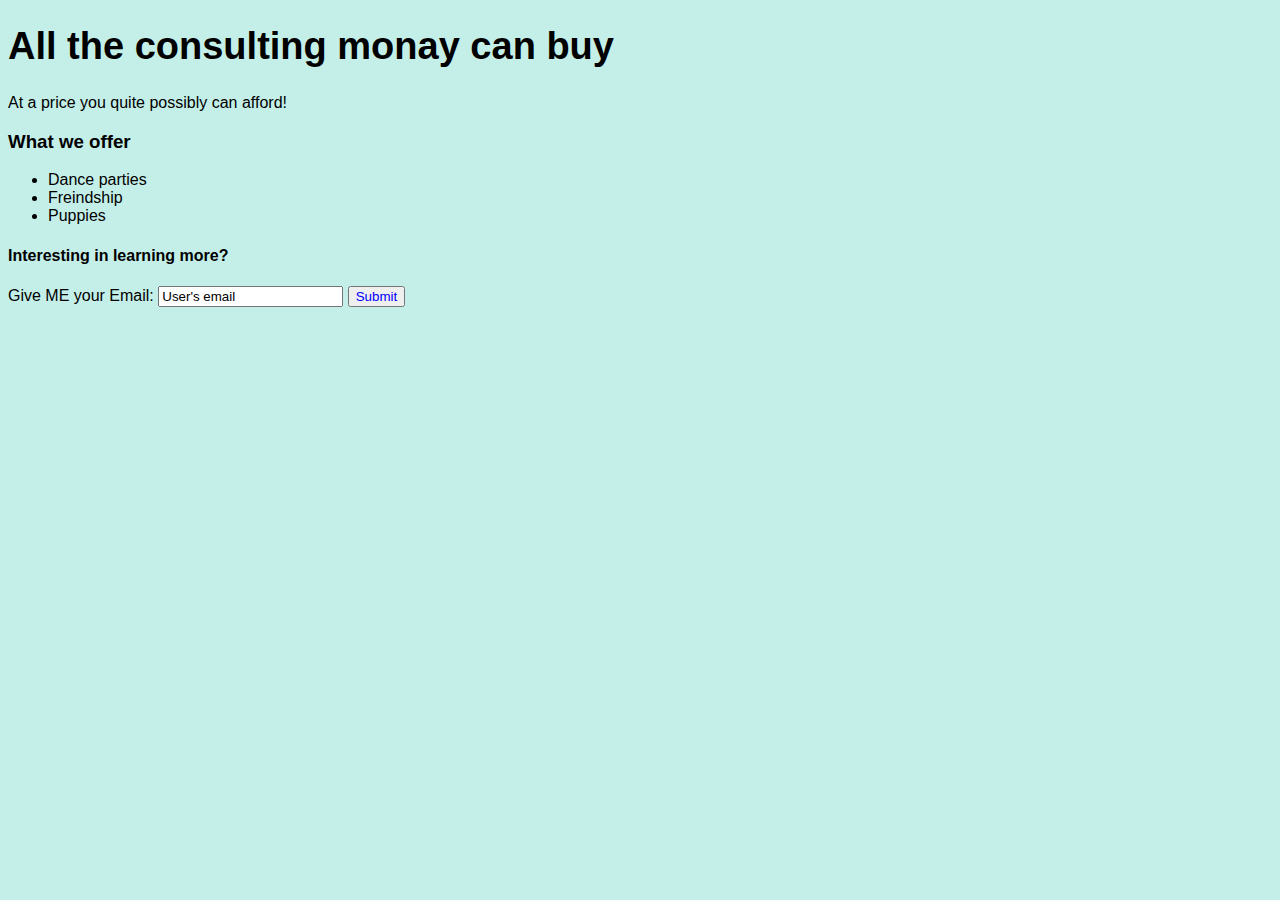
<file: unit_1/index.html>
<!DOCTYPE html>
<html>
  <head>
    <meta charset="utf-8">
    <!-- tenative wireframes (for unit 2)
     1.https://wireframe.cc/r4kdbw
     2. https://wireframe.cc/yaQJfo -->
    <title>Aaron's Kickass Consulting</title>
    <link rel="stylesheet" type="text/css" href="css/style.css">
  </head>
  <body>
  <h1>All the consulting monay can buy</h1>
  <p>At a price you quite possibly can afford!</p>
  <h3>What we offer</h3>
  <ul>
    <li>Dance parties</li>
    <li>Freindship</li>
    <li>Puppies</li>
  </ul>
  <h4>Interesting in learning more?</h4>
  <form class="" action="index.html" method="post">
    <label for="email">Give ME your Email:</label>
    <input type="email" name="Input email" value="User's email" required>
    <input id="submitbutton" type="button" name="Submit Button" value="Submit">
  </form>
  </body>
</html>
</file>
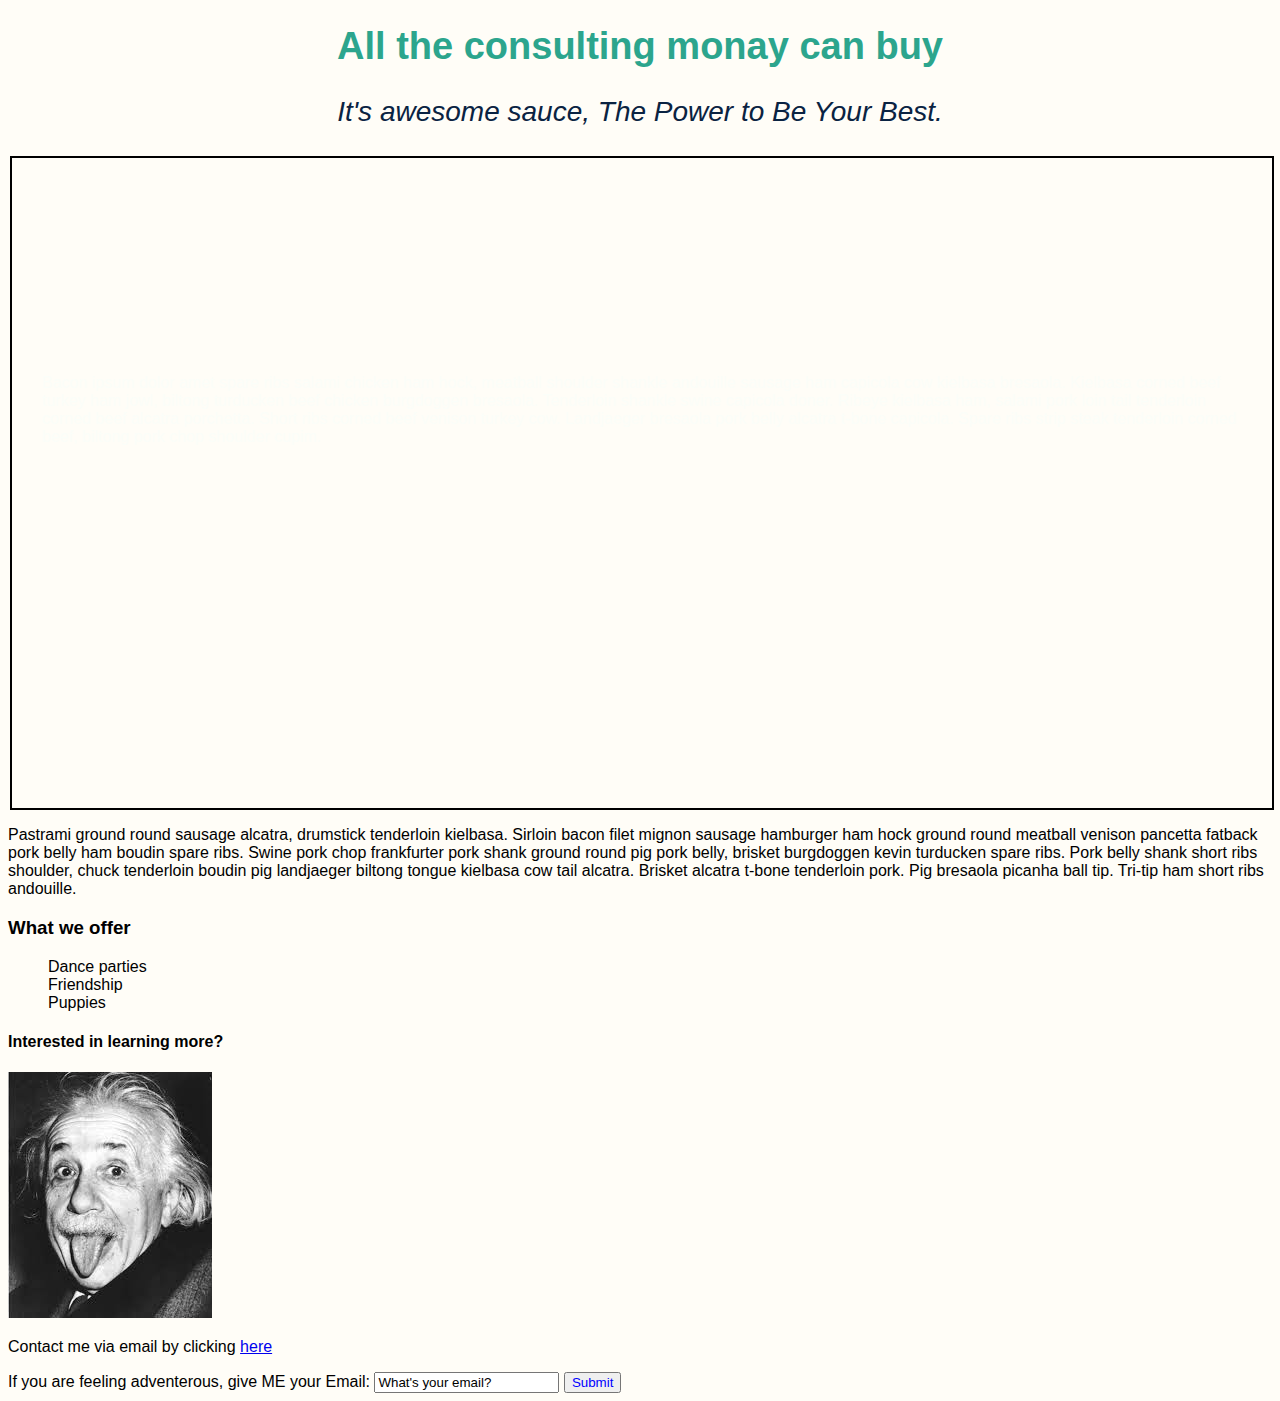
<file: unit_3/index.html>
<!DOCTYPE html>
<html>
  <head>
    <meta charset="utf-8">
    <!-- tenative wireframes (for unit 2)
     1.https://wireframe.cc/r4kdbw
     2. https://wireframe.cc/yaQJfo -->
    <title>Aaron's Kickass Consulting</title>
    <link rel="stylesheet" type="text/css" href="css/style.css">
  </head>
  <body>

  <h1>All the consulting monay can buy</h1>

  <p id="slogan">It's awesome sauce, The Power to Be Your Best.</p>

  <div class="hero">

      <p>Bacon ipsum dolor amet spare ribs salami chicken ham hock, meatball shoulder shankle andouille sausage ham capicola cow kielbasa bresaola. Kielbasa corned beef turkey ham jowl, biltong turducken beef chicken burgdoggen bresaola. Tenderloin shankle swine capicola doner. Ribeye kielbasa ham, salami pork loin tail tenderloin corned beef alcatra porchetta. Short ribs corned beef venison turkey cow. Landjaeger bresaola pork belly alcatra t-bone capicola. Spare ribs strip steak tenderloin corned beef, biltong pork chop shoulder cupim.</p>

  </div>

      <p id="description">Pastrami ground round sausage alcatra, drumstick tenderloin kielbasa. Sirloin bacon filet mignon sausage hamburger ham hock ground round meatball venison pancetta fatback pork belly ham boudin spare ribs. Swine pork chop frankfurter pork shank ground round pig pork belly, brisket burgdoggen kevin turducken spare ribs. Pork belly shank short ribs shoulder, chuck tenderloin boudin pig landjaeger biltong tongue kielbasa cow tail alcatra. Brisket alcatra t-bone tenderloin pork. Pig bresaola picanha ball tip. Tri-tip ham short ribs andouille.</p>

  <h3>What we offer</h3>

  <ul>
    <li>Dance parties</li>
    <li>Friendship</li>
    <li>Puppies</li>
  </ul>

  <h4>Interested in learning more?</h4>

  <div>
    <img src="images/einstein.jpg" alt="Einstein" title="Albert Einstein">
  </div>

  <p>Contact me via email by clicking <a id="contact" href="mailto:aaron.michael.roy@gmail.com" target="_blank">here</a></p>

  <form class="" action="index.html" method="post">
    <label for="email">If you are feeling adventerous, give ME your Email:</label>
    <input type="email" name="Input email" value="What's your email?" required>
    <input id="submitbutton" type="button" name="Submit Button" value="Submit">
  </form>

  </body>
</html>
</file>
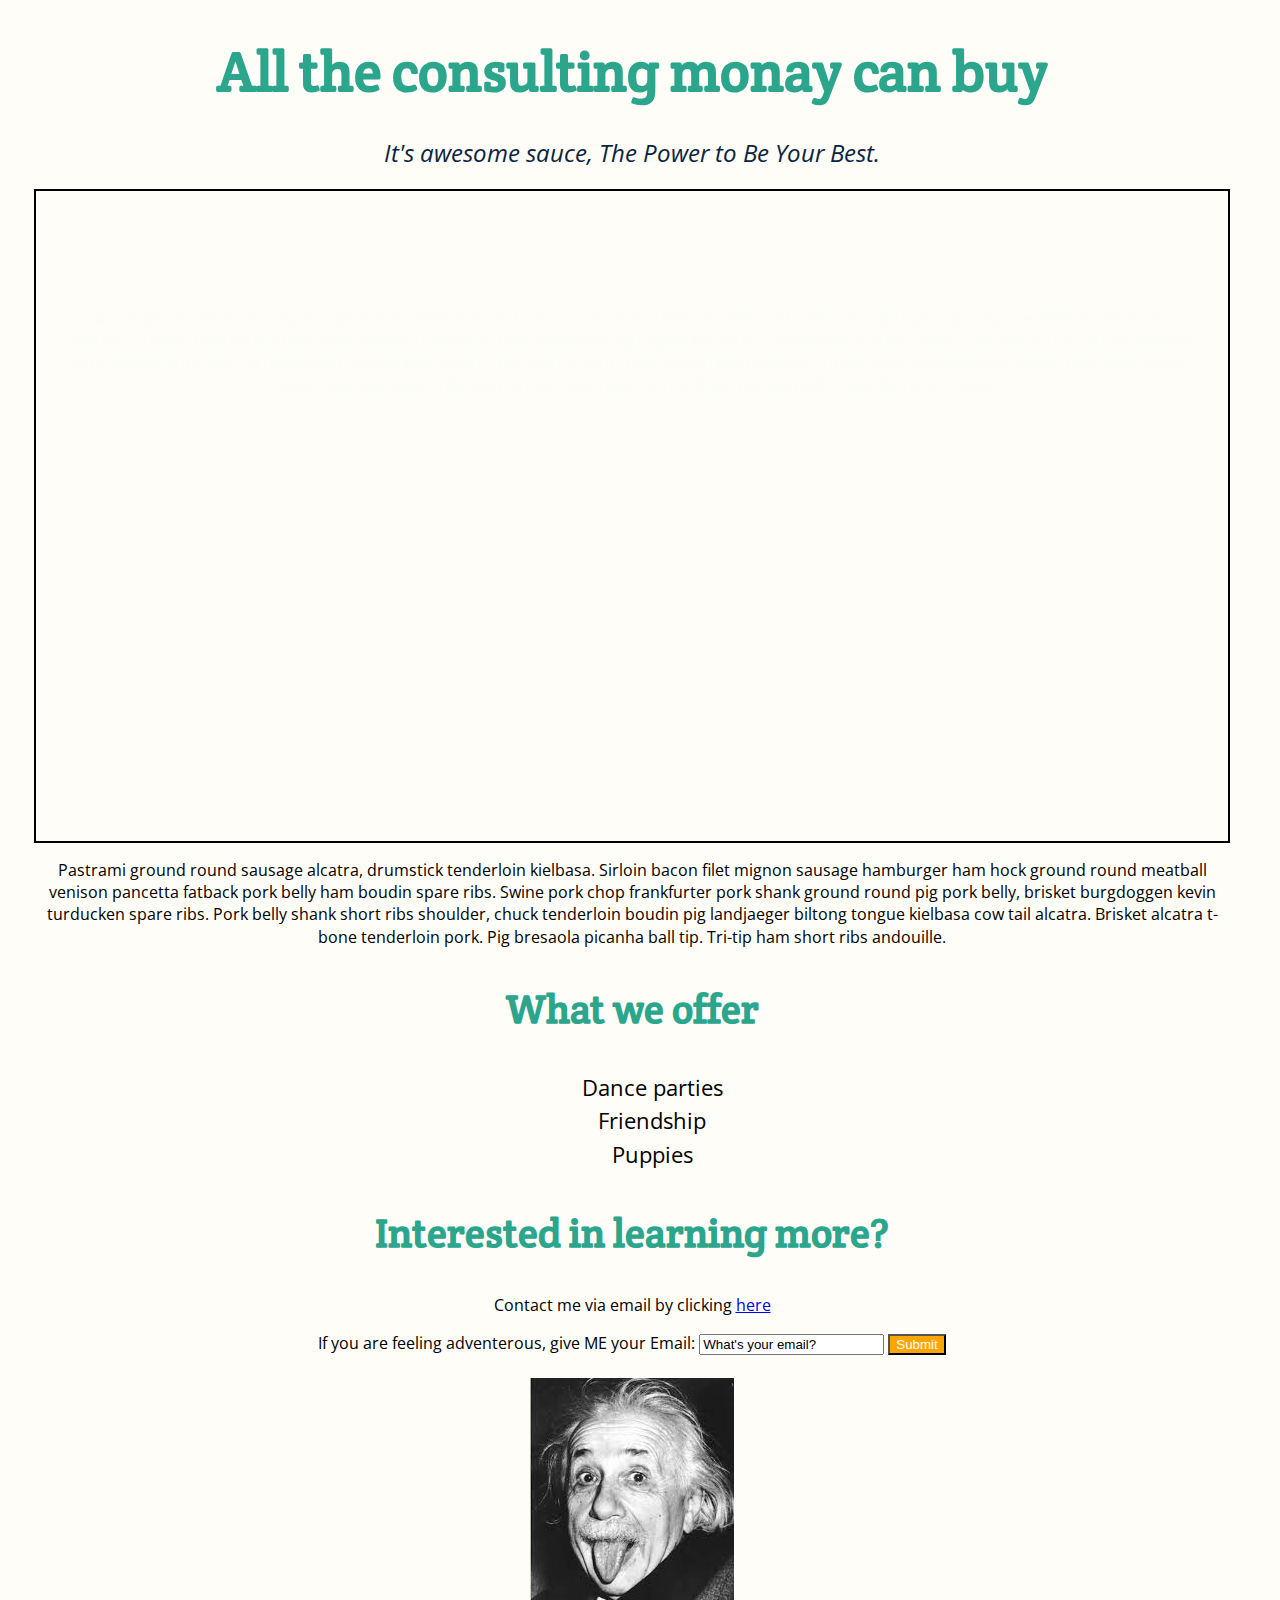
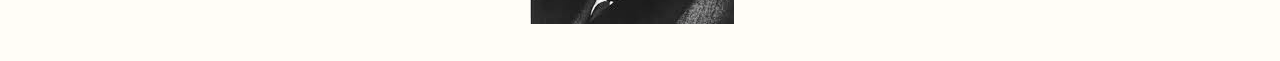
<file: unit_4/index.html>
<!DOCTYPE html>
<html>
  <head>

    <meta charset="utf-8">
    <!-- unit 4 html doc -->
    <!-- tenative wireframes (for unit 2)
     1.https://wireframe.cc/r4kdbw
     2. https://wireframe.cc/yaQJfo -->
    <title>Aaron Roy, Product Person</title>
    <link rel="stylesheet" type="text/css" href="css/style.css">
    <link href="https://fonts.googleapis.com/css?family=Crete+Round|Open+Sans:400,700" rel="stylesheet">

  </head>
  <body>

  <h1>All the consulting monay can buy</h1>

  <p id="slogan">It's awesome sauce, The Power to Be Your Best.</p>

  <div class="hero">

      <p>Bacon ipsum dolor amet spare ribs salami chicken ham hock, meatball shoulder shankle andouille sausage ham capicola cow kielbasa bresaola. Kielbasa corned beef turkey ham jowl, biltong turducken beef chicken burgdoggen bresaola. Tenderloin shankle swine capicola doner. Ribeye kielbasa ham, salami pork loin tail tenderloin corned beef alcatra porchetta. Short ribs corned beef venison turkey cow. Landjaeger bresaola pork belly alcatra t-bone capicola. Spare ribs strip steak tenderloin corned beef, biltong pork chop shoulder cupim.</p>

  </div>

      <p id="description">Pastrami ground round sausage alcatra, drumstick tenderloin kielbasa. Sirloin bacon filet mignon sausage hamburger ham hock ground round meatball venison pancetta fatback pork belly ham boudin spare ribs. Swine pork chop frankfurter pork shank ground round pig pork belly, brisket burgdoggen kevin turducken spare ribs. Pork belly shank short ribs shoulder, chuck tenderloin boudin pig landjaeger biltong tongue kielbasa cow tail alcatra. Brisket alcatra t-bone tenderloin pork. Pig bresaola picanha ball tip. Tri-tip ham short ribs andouille.</p>

  <h2>What we offer</h2>

  <ul>
    <li>Dance parties</li>
    <li>Friendship</li>
    <li>Puppies</li>
  </ul>

<div class="contact">

  <h2>Interested in learning more?</h2>

  <p>Contact me via email by clicking <a id="contact" href="mailto:aaron.michael.roy@gmail.com" target="_blank">here</a></p>

  <form class="contact" action="index.html" method="post">
    <label for="email">If you are feeling adventerous, give ME your Email:</label>
    <input type="email" name="Input email" value="What's your email?" required>
    <input id="submitbutton" type="button" name="Submit Button" value="Submit">
  </form>
        <br>
    <img src="images/einstein.jpg" alt="Einstein" title="Albert Einstein">
  </div>

  </body>
</html>
</file>
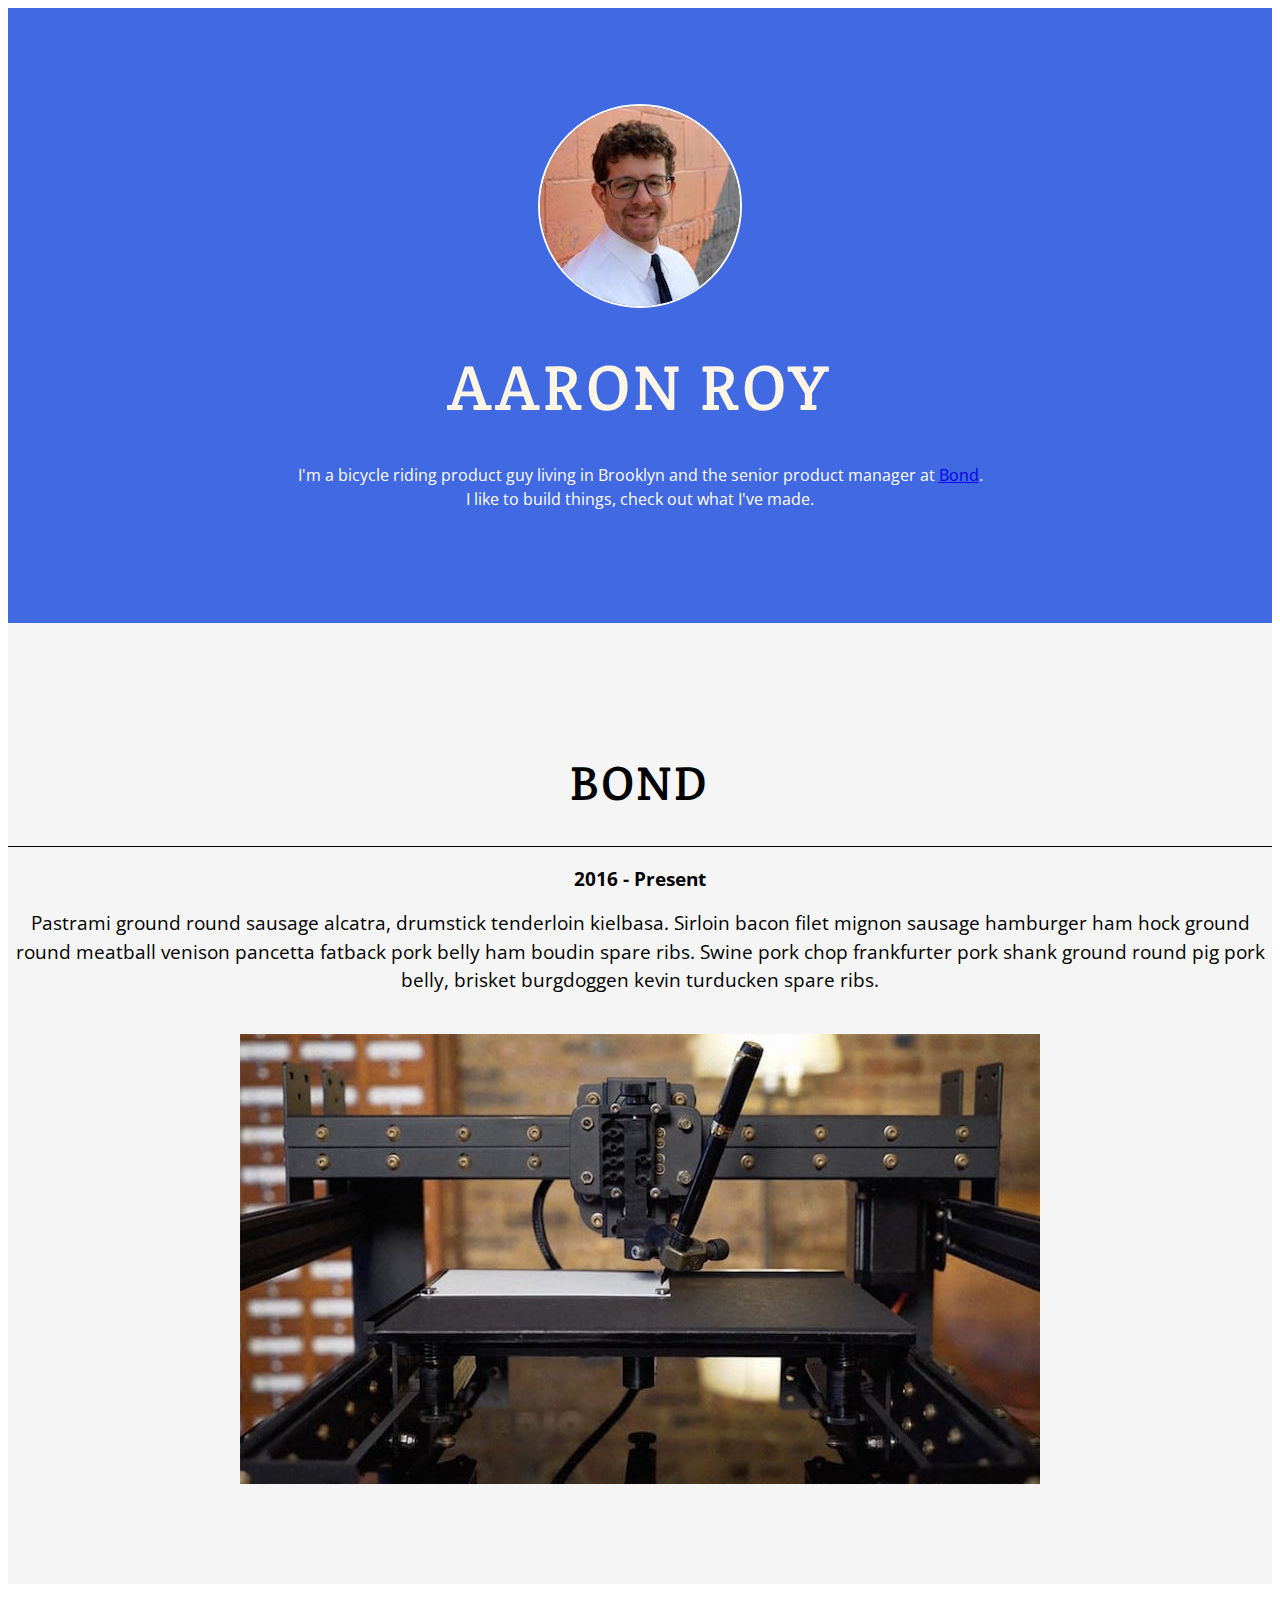
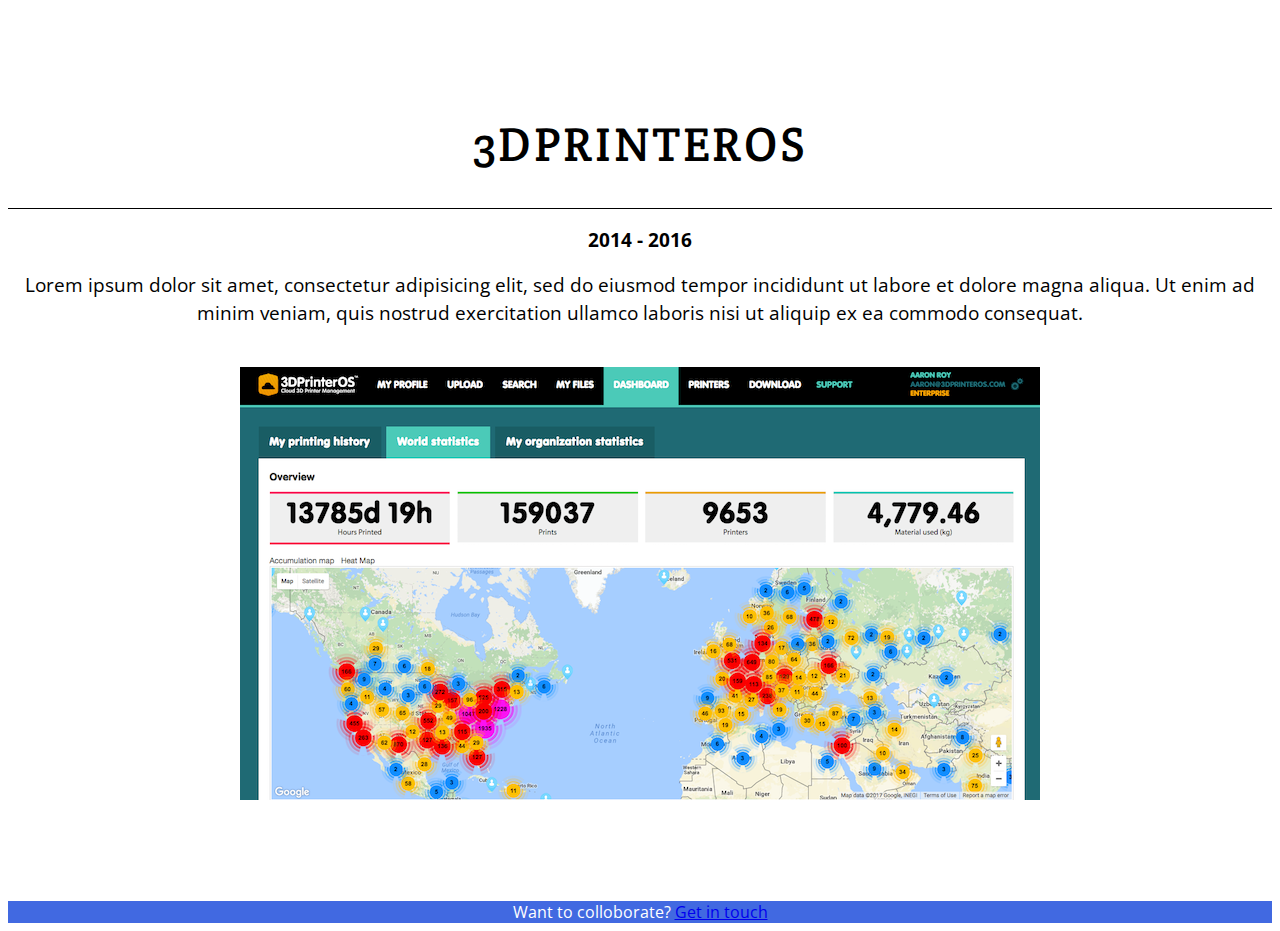
<file: unit_5/index.html>
<!DOCTYPE html>
<html>
  <head>

    <meta charset="utf-8">
    <!-- unit 4 html doc -->
    <!-- tenative wireframes (for unit 2)
     1.https://wireframe.cc/r4kdbw
     2. https://wireframe.cc/yaQJfo -->
    <title>Aaron Roy, Product Person</title>
    <link rel="stylesheet" type="text/css" href="css/style.css">
    <link href="https://fonts.googleapis.com/css?family=Crete+Round|Open+Sans:400,700" rel="stylesheet">

  </head>
  <body>
<header>
  <section class="info">
      <img src="images/aaron-michael-roy-web.jpg" class="img-circle" alt="Aaron Roy" title="Aaron Roy">
        <h1>Aaron Roy</h1>
            <p>I'm a bicycle riding product guy living in Brooklyn and the senior product manager at <a href="https://www.bond.co" target="_blank">Bond</a>.<br>
            I like to build things, check out what I've made.</p>
  </section>
</header>
<main>
  <section class="bond">
    <article class="content">
      <h2>Bond</h2>
      <time><span>2016 - Present</span></time>
        <p>Pastrami ground round sausage alcatra, drumstick tenderloin kielbasa. Sirloin bacon filet mignon sausage hamburger ham hock ground round meatball venison pancetta fatback pork belly ham boudin spare ribs. Swine pork chop frankfurter pork shank ground round pig pork belly, brisket burgdoggen kevin turducken spare ribs.</p>
      <aside class="gallery">
        <img src="images/bond-robot.jpg" alt="Bond" title="Handwritten notes via Robot">
      </aside>
    </article>
  </section>
  <section class="3dprinteros">
    <article class="content">
      <h2>3dprinteros</h2>
      <time><span>2014 - 2016</span></time>
      <p>Lorem ipsum dolor sit amet, consectetur adipisicing elit, sed do eiusmod tempor incididunt ut labore et dolore magna aliqua. Ut enim ad minim veniam, quis nostrud exercitation ullamco laboris nisi ut aliquip ex ea commodo consequat.</p>
    </article>
    <aside class="gallery">
      <img src="images/3dprinteros-aaronroy.png" alt="Aaron Roy, 3dprinteros" title="3dprinteros">
    </aside>
  </section>
</main>
<footer>Want to colloborate? <a href="mailto:aaron@aaronmichaelroy.com" target="_blank">Get in touch</a></footer>
  </body>
</html>
</file>
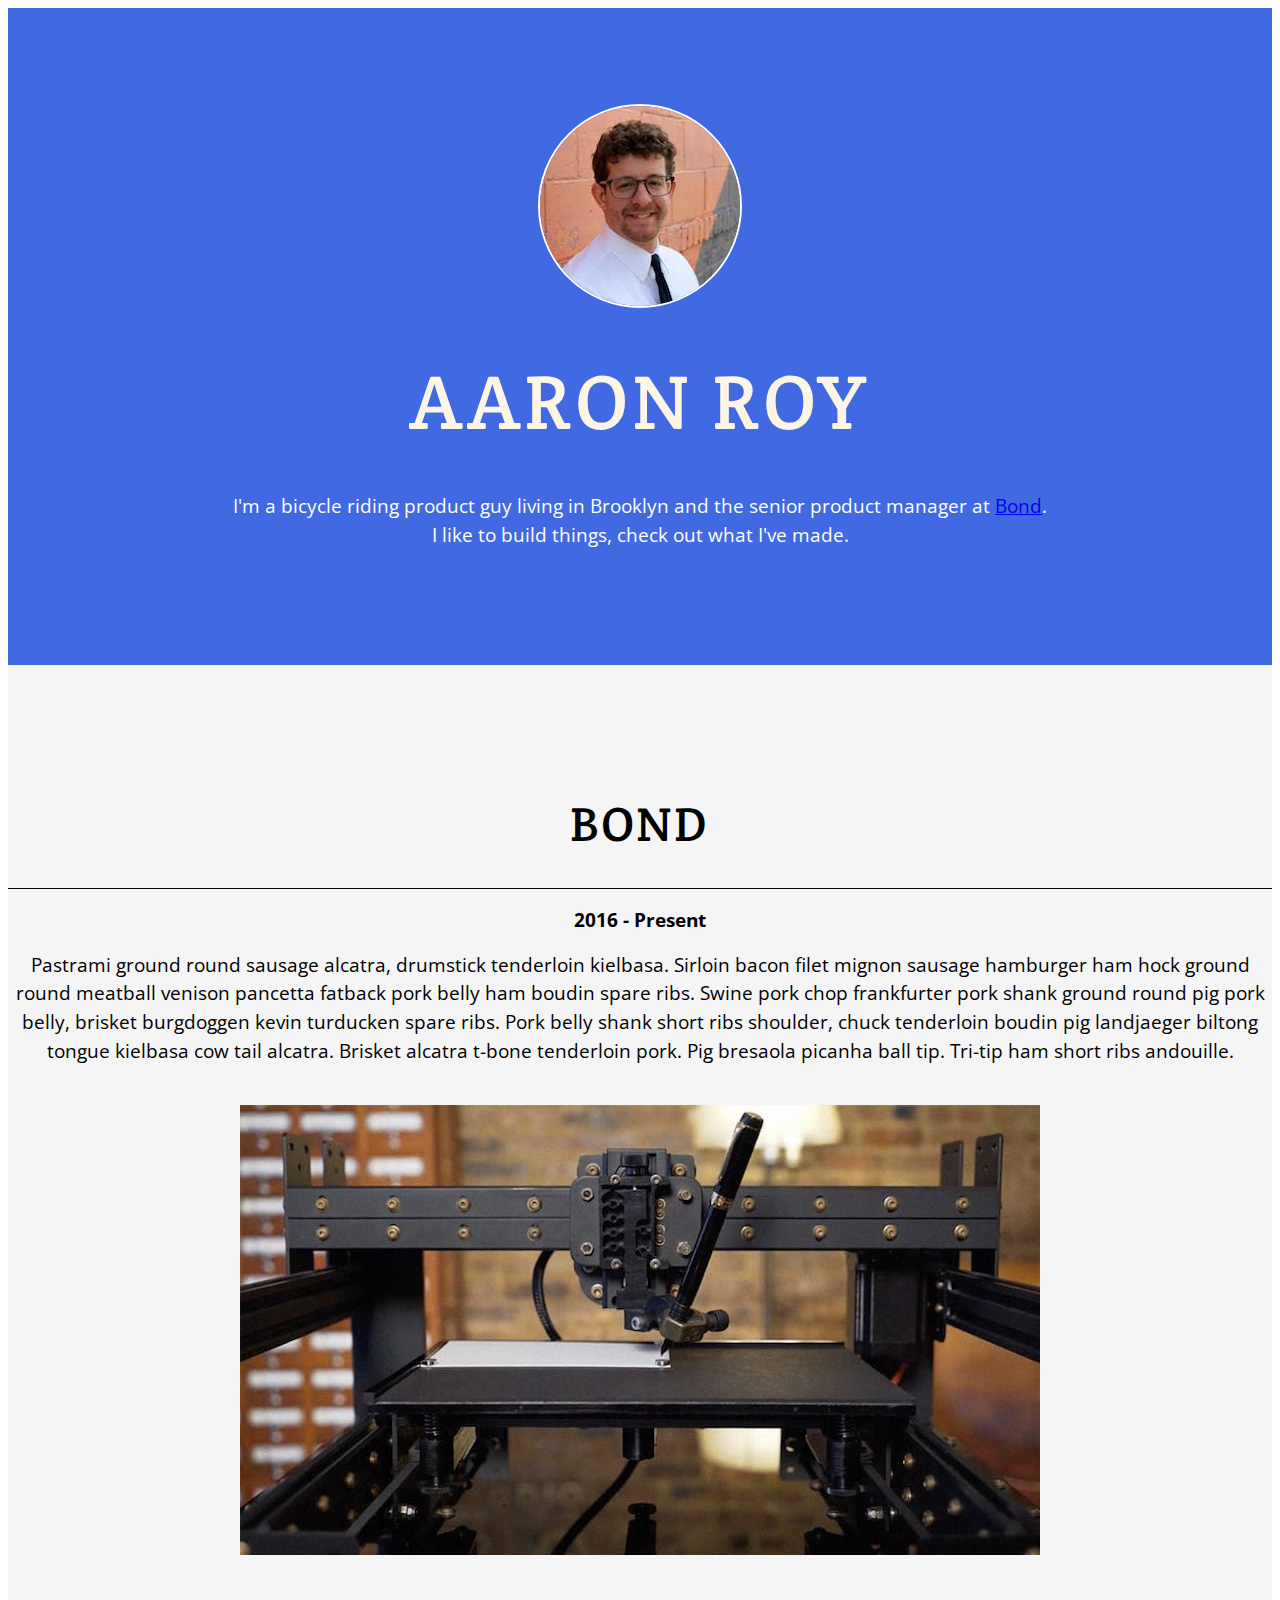
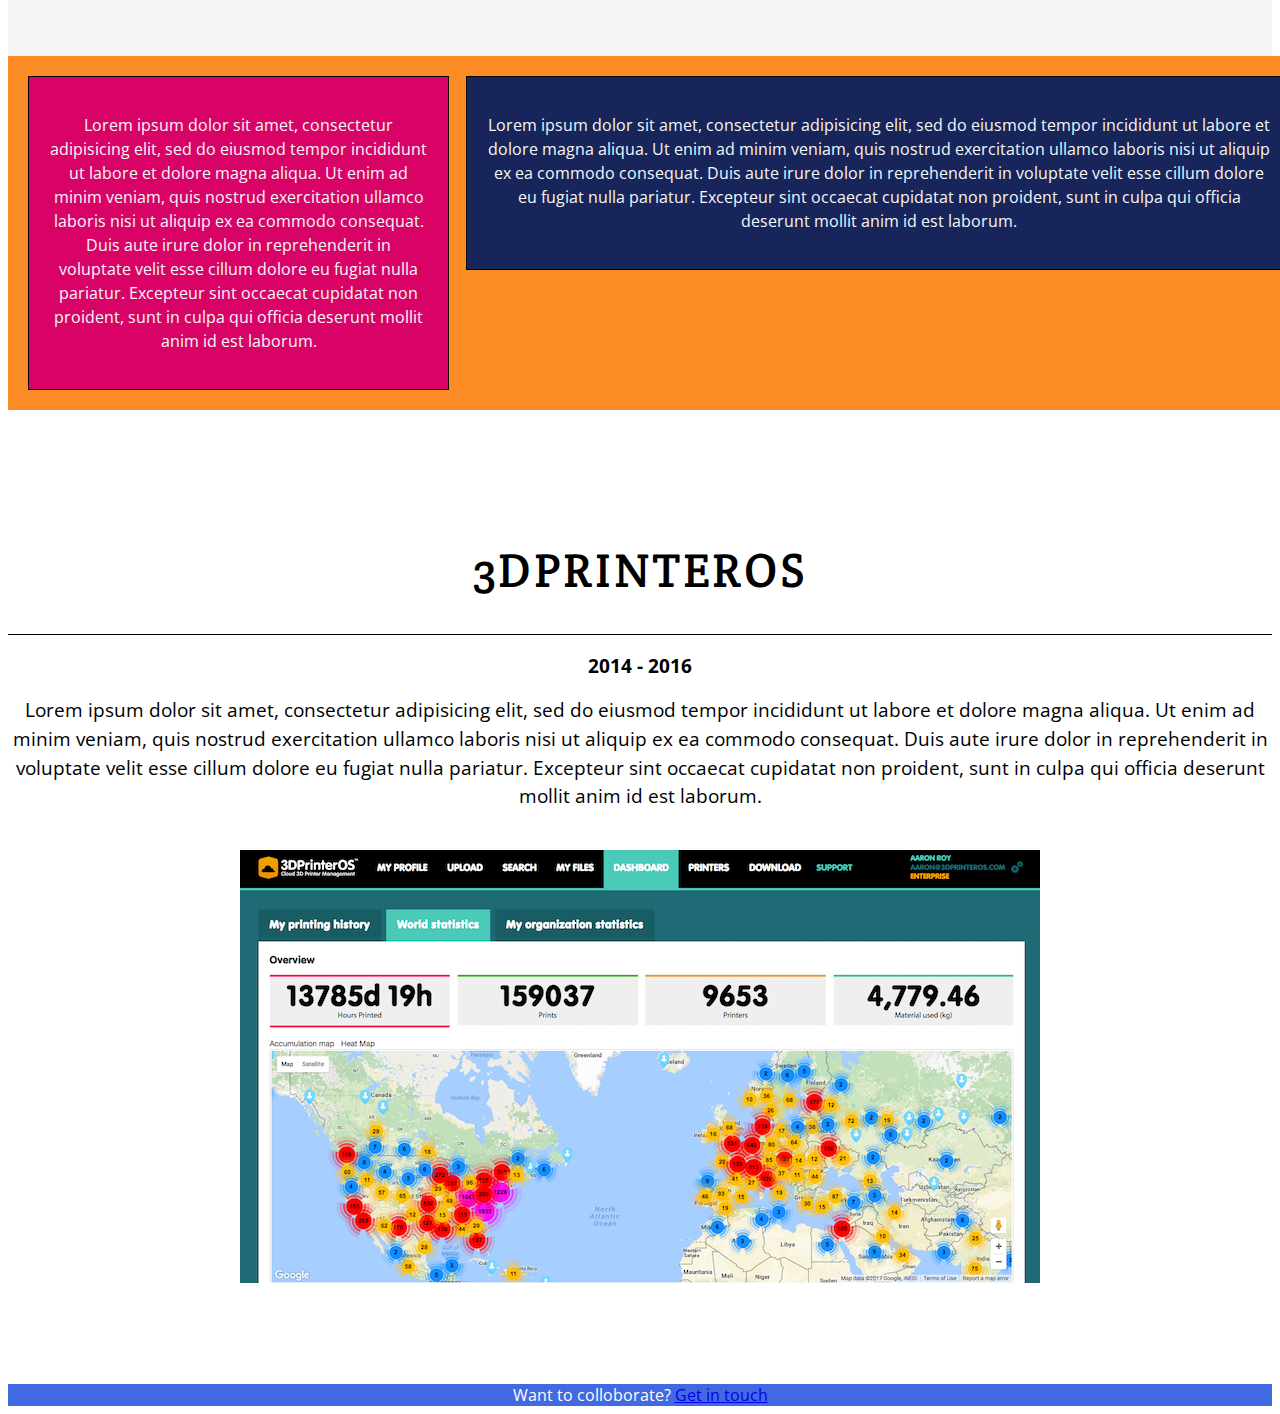
<file: unit_6/index.html>
<!DOCTYPE html>
<html>
  <head>

    <meta charset="utf-8">
    <!-- unit 4 html doc -->
    <!-- tenative wireframes (for unit 2)
     1.https://wireframe.cc/r4kdbw
     2. https://wireframe.cc/yaQJfo -->
    <title>Aaron Roy, Product Person</title>
    <link rel="stylesheet" type="text/css" href="css/style.css">
    <link href="https://fonts.googleapis.com/css?family=Crete+Round|Open+Sans:400,700" rel="stylesheet">

  </head>
  <body>
<header>
  <section class="info">
    <div class="content">
      <img src="images/aaron-michael-roy-web.jpg" class="img-circle" alt="Aaron Roy" title="Aaron Roy">
        <h1>Aaron Roy</h1>
            <p>I'm a bicycle riding product guy living in Brooklyn and the senior product manager at <a href="https://www.bond.co" target="_blank">Bond</a>.<br>
            I like to build things, check out what I've made.</p>
    </div>
  </section>
</header>
<main>
  <section class="bond">
    <div class="content">
      <h2>Bond</h2>
      <time><span>2016 - Present</span></time>
        <p>Pastrami ground round sausage alcatra, drumstick tenderloin kielbasa. Sirloin bacon filet mignon sausage hamburger ham hock ground round meatball venison pancetta fatback pork belly ham boudin spare ribs. Swine pork chop frankfurter pork shank ground round pig pork belly, brisket burgdoggen kevin turducken spare ribs. Pork belly shank short ribs shoulder, chuck tenderloin boudin pig landjaeger biltong tongue kielbasa cow tail alcatra. Brisket alcatra t-bone tenderloin pork. Pig bresaola picanha ball tip. Tri-tip ham short ribs andouille.</p>
      </div>
      <div class="gallery">
        <img src="images/bond-robot.jpg" alt="Bond" title="Handwritten notes via Robot">
      </div>
  </section>
<section id="two_column" class="clearfix">
  <aside id="left">
    <p>Lorem ipsum dolor sit amet, consectetur adipisicing elit, sed do eiusmod tempor incididunt ut labore et dolore magna aliqua. Ut enim ad minim veniam, quis nostrud exercitation ullamco laboris nisi ut aliquip ex ea commodo consequat. Duis aute irure dolor in reprehenderit in voluptate velit esse cillum dolore eu fugiat nulla pariatur. Excepteur sint occaecat cupidatat non proident, sunt in culpa qui officia deserunt mollit anim id est laborum.</p>
  </aside>
    <aside id="right">
    <p>Lorem ipsum dolor sit amet, consectetur adipisicing elit, sed do eiusmod tempor incididunt ut labore et dolore magna aliqua. Ut enim ad minim veniam, quis nostrud exercitation ullamco laboris nisi ut aliquip ex ea commodo consequat. Duis aute irure dolor in reprehenderit in voluptate velit esse cillum dolore eu fugiat nulla pariatur. Excepteur sint occaecat cupidatat non proident, sunt in culpa qui officia deserunt mollit anim id est laborum.</p>
  </aside>
</section>
  <section class="3dprinteros">
    <div class="content">
      <h2>3dprinteros</h2>
      <time><span>2014 - 2016</span></time>
      <p>Lorem ipsum dolor sit amet, consectetur adipisicing elit, sed do eiusmod tempor incididunt ut labore et dolore magna aliqua. Ut enim ad minim veniam, quis nostrud exercitation ullamco laboris nisi ut aliquip ex ea commodo consequat. Duis aute irure dolor in reprehenderit in voluptate velit esse cillum dolore eu fugiat nulla pariatur. Excepteur sint occaecat cupidatat non proident, sunt in culpa qui officia deserunt mollit anim id est laborum.</p>
    </div>
    <div class="gallery">
      <img src="images/3dprinteros-aaronroy.png" alt="Aaron Roy, 3dprinteros" title="3dprinteros">
    </div>
  </section>
</main>
<footer>Want to colloborate? <a href="mailto:aaron@aaronmichaelroy.com" target="_blank">Get in touch</a></footer>
  </body>
</html>
</file>
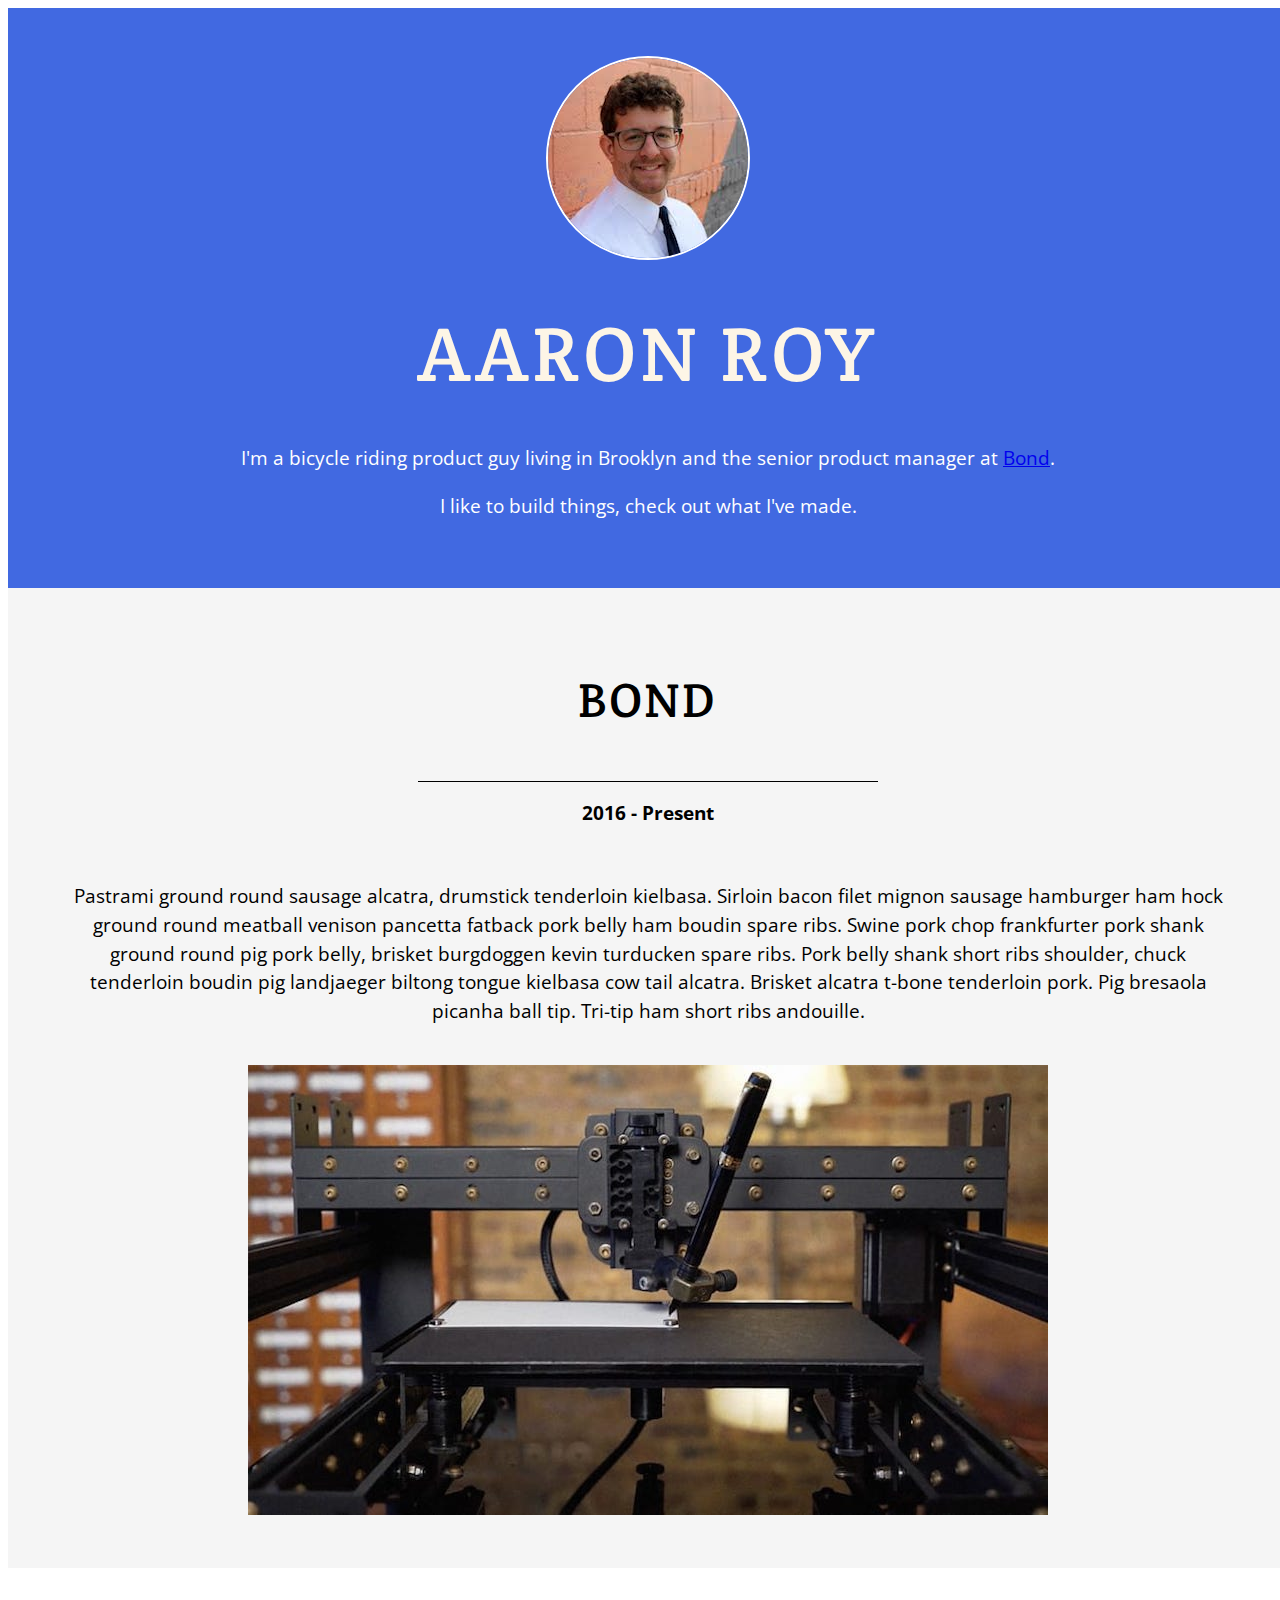
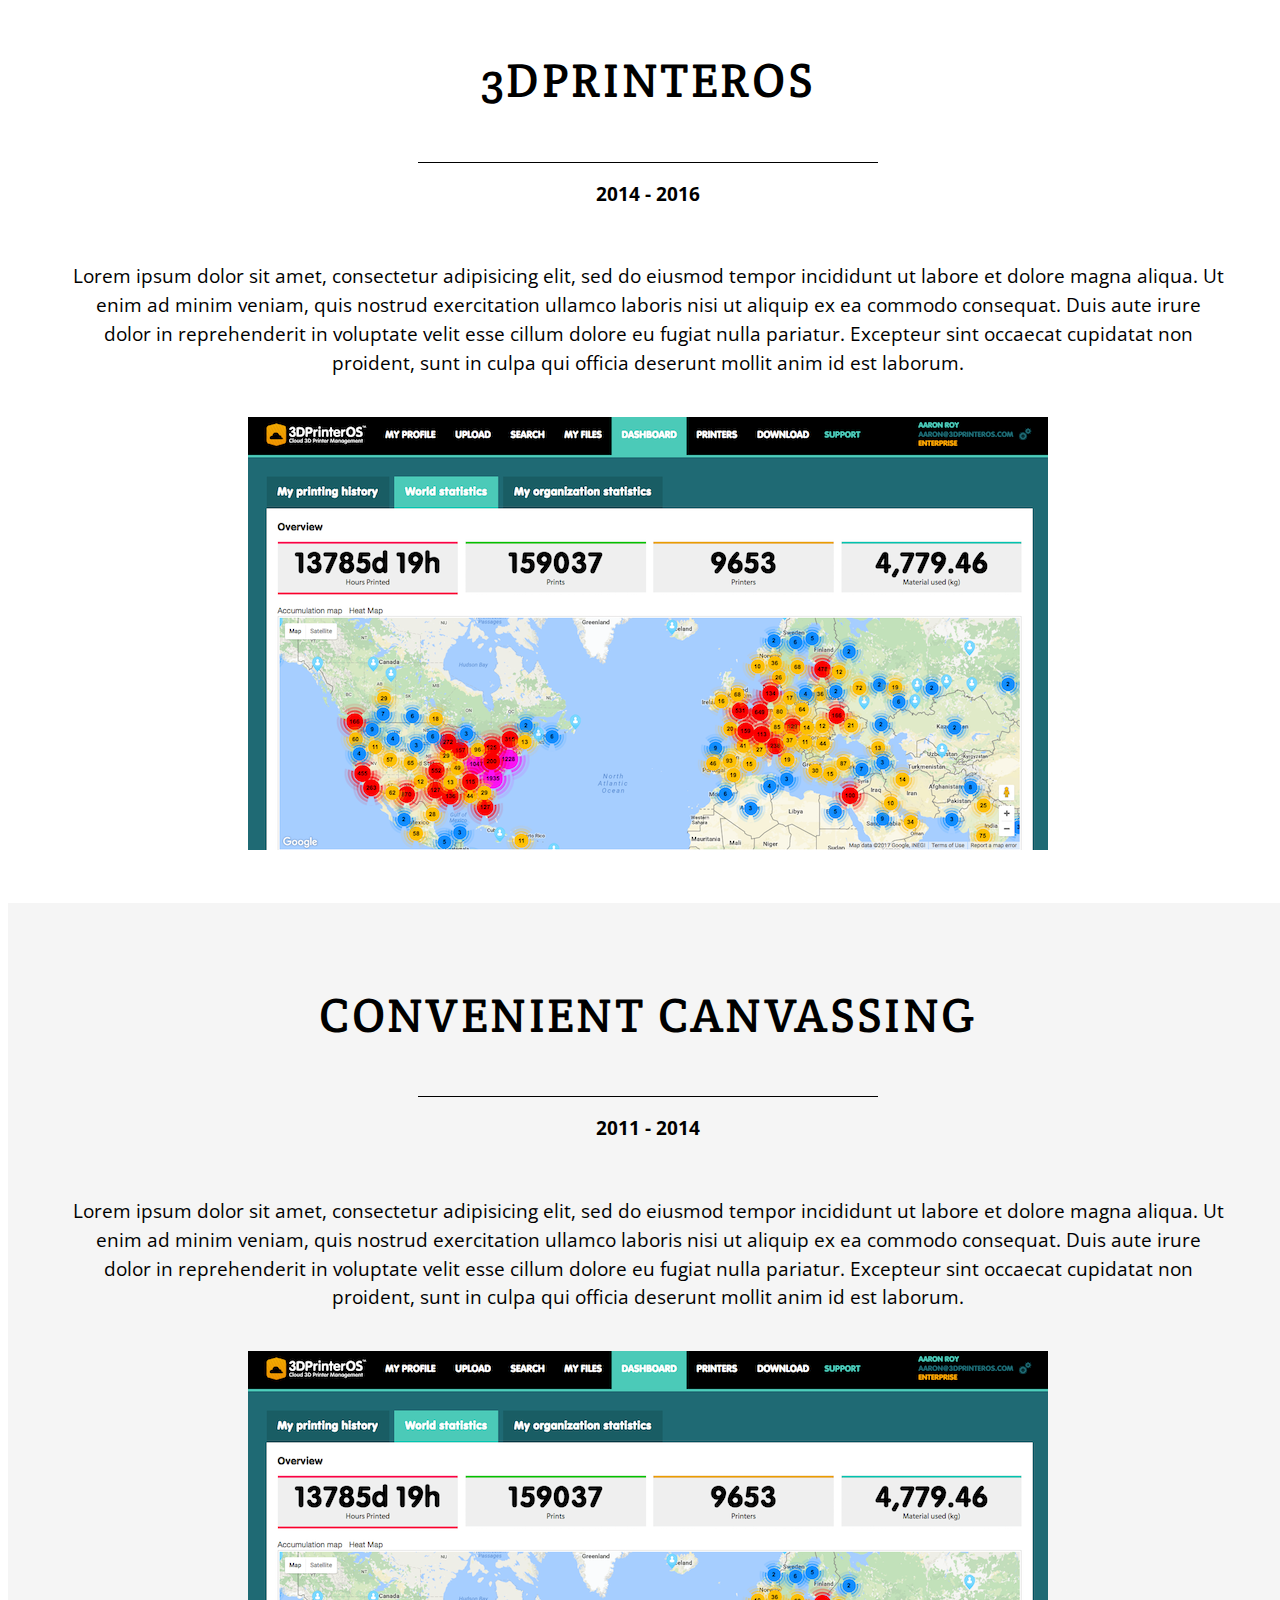
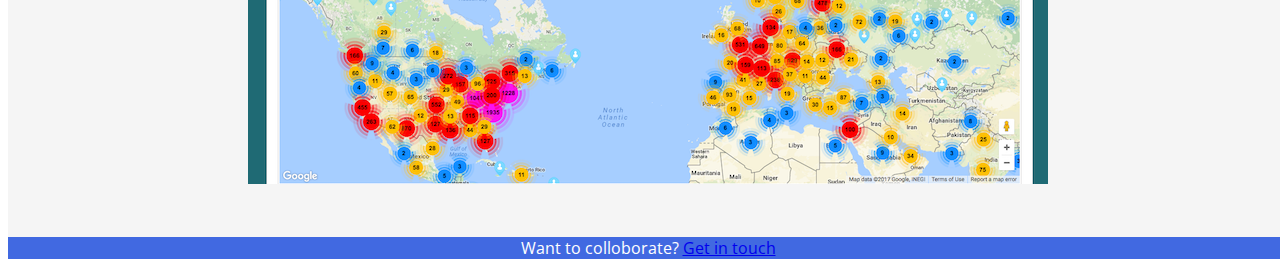
<file: unit_8/index.html>
<!DOCTYPE html>
<html>
  <head>

    <meta charset="utf-8">
    <title>Aaron Roy, Product Person</title>
    <link rel="stylesheet" type="text/css" href="css/style.css">
    <link href="https://fonts.googleapis.com/css?family=Crete+Round|Open+Sans:400,700" rel="stylesheet">
    <meta name="viewport" content="width=device-width, initial-scale=1">
  </head>
  <body>
<header>
  <section class="info">
    <div class="content">
      <img src="images/aaron-michael-roy-web.jpg" class="img-circle" alt="Aaron Roy" title="Aaron Roy">
        <h1>Aaron Roy</h1>
            <p>I'm a bicycle riding product guy living in Brooklyn and the senior product manager at <a href="https://www.bond.co" target="_blank">Bond</a>.</><br>
            <p>I like to build things, check out what I've made.</p>
    </div>
  </section>
</header>
<main>
  <section class="bond">
    <div class="content">
      <h2>Bond</h2>
      <time><span>2016 - Present</span></time>
        <p>Pastrami ground round sausage alcatra, drumstick tenderloin kielbasa. Sirloin bacon filet mignon sausage hamburger ham hock ground round meatball venison pancetta fatback pork belly ham boudin spare ribs. Swine pork chop frankfurter pork shank ground round pig pork belly, brisket burgdoggen kevin turducken spare ribs. Pork belly shank short ribs shoulder, chuck tenderloin boudin pig landjaeger biltong tongue kielbasa cow tail alcatra. Brisket alcatra t-bone tenderloin pork. Pig bresaola picanha ball tip. Tri-tip ham short ribs andouille.</p>
      </div>
      <div class="gallery">
        <img src="images/bond-robot.jpg" alt="Bond" title="Handwritten notes via Robot">
      </div>
  </section>
<!-- <section id="two_column" class="clearfix">
  <aside id="left">
    <p>Lorem ipsum dolor sit amet, consectetur adipisicing elit, sed do eiusmod tempor incididunt ut labore et dolore magna aliqua. Ut enim ad minim veniam, quis nostrud exercitation ullamco laboris nisi ut aliquip ex ea commodo consequat. Duis aute irure dolor in reprehenderit in voluptate velit esse cillum dolore eu fugiat nulla pariatur. Excepteur sint occaecat cupidatat non proident, sunt in culpa qui officia deserunt mollit anim id est laborum.</p>
  </aside>
    <aside id="right">
    <p>Lorem ipsum dolor sit amet, consectetur adipisicing elit, sed do eiusmod tempor incididunt ut labore et dolore magna aliqua. Ut enim ad minim veniam, quis nostrud exercitation ullamco laboris nisi ut aliquip ex ea commodo consequat. Duis aute irure dolor in reprehenderit in voluptate velit esse cillum dolore eu fugiat nulla pariatur. Excepteur sint occaecat cupidatat non proident, sunt in culpa qui officia deserunt mollit anim id est laborum.</p>
  </aside>
</section> -->
  <section class="printeros">
    <div class="content">
      <h2>3dprinteros</h2>
      <time><span>2014 - 2016</span></time>
      <p>Lorem ipsum dolor sit amet, consectetur adipisicing elit, sed do eiusmod tempor incididunt ut labore et dolore magna aliqua. Ut enim ad minim veniam, quis nostrud exercitation ullamco laboris nisi ut aliquip ex ea commodo consequat. Duis aute irure dolor in reprehenderit in voluptate velit esse cillum dolore eu fugiat nulla pariatur. Excepteur sint occaecat cupidatat non proident, sunt in culpa qui officia deserunt mollit anim id est laborum.</p>
    </div>
    <div class="gallery">
      <img src="images/3dprinteros-aaronroy.png" alt="Aaron Roy, 3dprinteros" title="3dprinteros">
    </div>
  </section>
  <section class="convenient">
    <div class="content">
      <h2>Convenient Canvassing</h2>
      <time><span>2011 - 2014</span></time>
      <p>Lorem ipsum dolor sit amet, consectetur adipisicing elit, sed do eiusmod tempor incididunt ut labore et dolore magna aliqua. Ut enim ad minim veniam, quis nostrud exercitation ullamco laboris nisi ut aliquip ex ea commodo consequat. Duis aute irure dolor in reprehenderit in voluptate velit esse cillum dolore eu fugiat nulla pariatur. Excepteur sint occaecat cupidatat non proident, sunt in culpa qui officia deserunt mollit anim id est laborum.</p>
    </div>
    <div class="gallery">
      <img src="images/3dprinteros-aaronroy.png" alt="Aaron Roy, 3dprinteros" title="3dprinteros">
    </div>
  </section>
</main>
<footer>Want to colloborate? <a href="mailto:aaron@aaronmichaelroy.com" target="_blank">Get in touch</a></footer>
  </body>
</html>
</file>
<file: unit_1/css/style.css>
h1 {
  font-family: 'Roboto', sans-serif;
  font-size: 38px;
  font-weight: bold;
  color: #000000;
}

body {
  font-family: 'Roboto', sans-serif;
  background-color: #c4efe9;
}

#submitbutton {
  color: blue;
}

#submitbutton:hover {
  outline: 2px solid red;
}
</file>
<file: unit_3/css/style.css>
body {
  font-family: 'Roboto', sans-serif;
  background-color: #FFFDF7;
}

h1 {
  font-family: 'Roboto', sans-serif;
  font-size: 38px;
  font-weight: bold;
  color: #2CA58D;
  text-align: center;
}

#slogan {
  text-align: center;
  font-style: italic;
  font-size: 28px;
  font-weight: 400;
  color: #0A2342;
}

.hero {
  margin: 2px;
  border: 2px solid black;
  width: 1200px;
  height: 450px;
  background-image: url("http://www.drodd.com/images15/sunset21.jpg");
  background-repeat: no-repeat;
  background-position: center;
  color: #FBFEF9;
  padding-top: 200px;
  padding-left: 30px;
  padding-right: 30px;
}

.hero:hover {
  background-image: url("https://previews.123rf.com/images/william87/william871201/william87120100106/11841149-Thumbs-Up-on-White-Background-Stock-Photo-teamwork.jpg");
  background-repeat: no-repeat;
  background-position: center;
  background-size: cover;
  color: #000004;
  font-size: 24px;
  text-transform: uppercase;
  padding-left: 30px;
  padding-right: 30px;
}

#description:hover {
    background-repeat: no-repeat;
    text-transform: uppercase;
    text-decoration: line-through;
}

ul {
  text-align: left;
  list-style-type: none;
}

#contact:hover {
  outline: 20px solid orange;
}

#submitbutton {
  color: blue;
}

#submitbutton:hover {
  outline: 2px solid red;
}
</file>
<file: unit_4/css/style.css>
/*unit 4 CSS*/
body {
  font-family: 'Open Sans', sans-serif;
  background-color: #FFFDF7;
  max-width: 1200px;
  line-height: 1.4em;
  margin: 2em
}

p {
  font-family: 'Open Sans', sans-serif;
  max-width: 1200px;
  text-align: center;
}

h1, h2, h3, h4, h5, h6 {
  font-family: 'Crete Round', serif;
  font-weight: bold;
  line-height: 1.4em;
  color: #2CA58D;
  text-align: center;
  max-width: 1200px;
}

h1 {
  font-size: 3.5em;
  line-height: 1.2em;
}

h2 {
  font-size: 2.5em;
}

ul {
  text-align: center;
  list-style-type: none;
  font-size: 1.4em;
  line-height: 1.5em;
}

.hero {
  margin: 2px;
  border: 2px solid black;
  height: 450px;
  background-image: url("http://www.drodd.com/images15/sunset21.jpg");
  background-repeat: no-repeat;
  background-position: center;
  color: #FBFEF9;
  text-align: center;
  padding-top: 100px;
  padding-left: 30px;
  padding-right: 30px;
  padding-bottom: 100px;
}

.hero:hover {
  background-image: url("https://previews.123rf.com/images/william87/william871201/william87120100106/11841149-Thumbs-Up-on-White-Background-Stock-Photo-teamwork.jpg");
  background-repeat: no-repeat;
  background-position: center;
  background-size: cover;
  color: #000004;
  text-align: center;
  text-transform: uppercase;
  padding-left: 15px;
  padding-right: 15px;
}

.contact {
  text-align: center;
}

#slogan {
  text-align: center;
  font-style: italic;
  font-size: 1.5em;
  font-weight: 400;
  color: #0A2342;
}

#description:hover {
    background-repeat: no-repeat;
    text-transform: uppercase;
    text-decoration: line-through;
}

/*#contact:hover {
  outline: 20px solid orange;
}*/

#submitbutton {
  background-color: orange;
  color: white;
}

/*#submitbutton:hover {
  outline: 2px solid brown;
}*/
</file>
<file: unit_5/css/style.css>
/*unit 4 CSS*/
body {
  font-family: 'Open Sans', sans-serif;
}

section {
  position: relative;
  width: 100%;
  padding: 6em 0;
}

time {
  display: block;
  padding: 1em 0 0 0;
  border-top: 1px solid black;
  text-align: center;
  font-weight: bold;
  margin: 1em 0 0 0;
}

header, footer {
  background-color: #4169E1;
  width: 100%;
  color: #fff;
  text-align: center;
}

h1, h2 {
  font-family: 'Crete Round', serif;
  text-transform: uppercase;
  font-weight: 500;
  color: #FDF5E6;
  text-align: center;
  text-shadow: 2px;
  letter-spacing: .05em;
  line-height: 1em;
}

h1 {
  font-size: 4em;
}

h2 {
  font-size: 2.5em;
  color:  #000000;
}

p {
  font-family: 'Open Sans', sans-serif;
  text-align: center;
  line-height: 1.5em;
}

/*nav {
  float: right;
}*/

/*.content {
  float: left;
}*/

.img-circle {
border-radius: 50%;
border: 2px white solid;
}

.bond {
  background-color: #F5F5F5;
}

.content {
  padding: 0em 2;
  font-size: 1.2em;
  line-height: 1.2em;
  margin: 0 auto;
}

.gallery {
  text-align: center;
  margin: 0 auto;
  padding: 20px 0 0 0;
}

.contact {
  text-align: center;
  margin: 0 auto;
}
</file>
<file: unit_6/css/style.css>
/*unit 6 CSS*/
body {
  font-family: 'Open Sans', sans-serif;
}

section {
  position: relative;
  width: 100%;
  padding: 6em 0;
}

time {
  display: block;
  padding: 1em 0 0 0;
  border-top: 1px solid black;
  text-align: center;
  font-weight: bold;
  margin: 1em 0 0 0;
}

header, footer {
  background-color: #4169E1;
  width: 100%;
  color: #fff;
  text-align: center;
}

h1, h2 {
  font-family: 'Crete Round', serif;
  text-transform: uppercase;
  font-weight: 500;
  color: #FDF5E6;
  text-align: center;
  text-shadow: 2px;
  letter-spacing: .05em;
  line-height: 1em;
}

h1 {
  font-size: 4em;
}

h2 {
  font-size: 2.5em;
  color:  #000000;
}

p {
  font-family: 'Open Sans', sans-serif;
  text-align: center;
  line-height: 1.5em;
}

.img-circle {
border-radius: 50%;
border: 2px white solid;
}

.bond {
  background-color: #F5F5F5;
}

.content {
  padding: 0em 2;
  font-size: 1.2em;
  line-height: 1.2em;
  margin: 0 auto;
}

.gallery {
  text-align: center;
  margin: 0 auto;
  padding: 20px 0 0 0;
}

.contact {
  text-align: center;
  margin: 0 auto;
}

.clearfix:after {
    visibility: hidden;
    display: block;
    font-size: 0;
    content: " ";
    clear: both;
    height: 0;
}

#description:hover {
    background-repeat: no-repeat;
    text-transform: uppercase;
    text-decoration: line-through;
}


#submitbutton {
  background-color: orange;
  color: white;
}

#two_column {
  background-color: #FB8B24;
  color: #F6F7F8;
  padding: 20px;
}
#left {
  background-color: #D90368;
  border: 1px solid black;
  padding: 20px;
  float: left;
  width: 30%;
}

#right {
  background-color: #17255A;
  border: 1px solid black;
  padding: 20px;
  float: right;
  width: 62%;
}


/*#submitbutton:hover {
  outline: 2px solid brown;
}*/
</file>
<file: unit_8/css/style.css>
body {
  font-family: 'Open Sans', sans-serif;
  width: 100%;
}

section {
  position: relative;
  width: 90%;
  padding: 3em 0;
}

time {
  display: block;
  padding: 1em 0 0 0;
  border-top: 1px solid black;
  text-align: center;
  font-weight: bold;
  margin: 3em auto;
  align-content: center;
  width: 40%;
}

header, footer {
  background-color: #4169E1;
  width: 100%;
  color: #fff;
  text-align: center;
}

h1, h2 {
  font-family: 'Crete Round', serif;
  text-transform: uppercase;
  font-weight: 500;
  color: #FDF5E6;
  text-align: center;
  text-shadow: 2px;
  letter-spacing: .05em;
  line-height: 1em;
}

h1 {
  font-size: 4em;
}

h2 {
  font-size: 2.5em;
  color:  #000000;
}

img {
    max-width: 100%;
    height: auto;
}

p {
  font-family: 'Open Sans', sans-serif;
  text-align: center;
  line-height: 1.5em;
  width: 100%;
}

/*Optimizing font size for mobile viewing */
@media only screen and (max-width: 480px) {
  p {
    font-size: 1.2em;
    line-height: 2em;
  }
}

.info {
  width: 100%;
  line-height: 3em;
}

.img-circle {
border-radius: 50%;
border: 2px white solid;
}

.bond {
  width: 100%;
  background-color: #F5F5F5;
}

.content {
  padding: 0em 1.5em;
  font-size: 1.2em;
  line-height: 1.2em;
  margin: 0 auto;
  width: 90%;
}

.gallery {
  text-align: center;
  margin: 0 auto;
  padding: 20px 0 0 0;
}

.contact {
  text-align: center;
  margin: 0 auto;
}

/*.clearfix:after {
    visibility: hidden;
    display: block;
    font-size: 0;
    content: " ";
    clear: both;
    height: 0;
}*/

.printeros {
  width: 100%;
}

.convenient {
  width: 100%;
  background-color: #F5F5F5;
}

#description:hover {
    background-repeat: no-repeat;
    text-transform: uppercase;
    text-decoration: line-through;
}


#submitbutton {
  background-color: orange;
  color: white;
}

#two_column {
  background-color: #FB8B24;
  color: #F6F7F8;
  padding: 20px;
}

#left {
  background-color: #D90368;
  border: 1px solid black;
  padding: 20px;
  float: left;
  width: 30%;
}

#right {
  background-color: #17255A;
  border: 1px solid black;
  padding: 20px;
  float: right;
  width: 62%;
}

/*#submitbutton:hover {
  outline: 2px solid brown;
}*/
</file>
